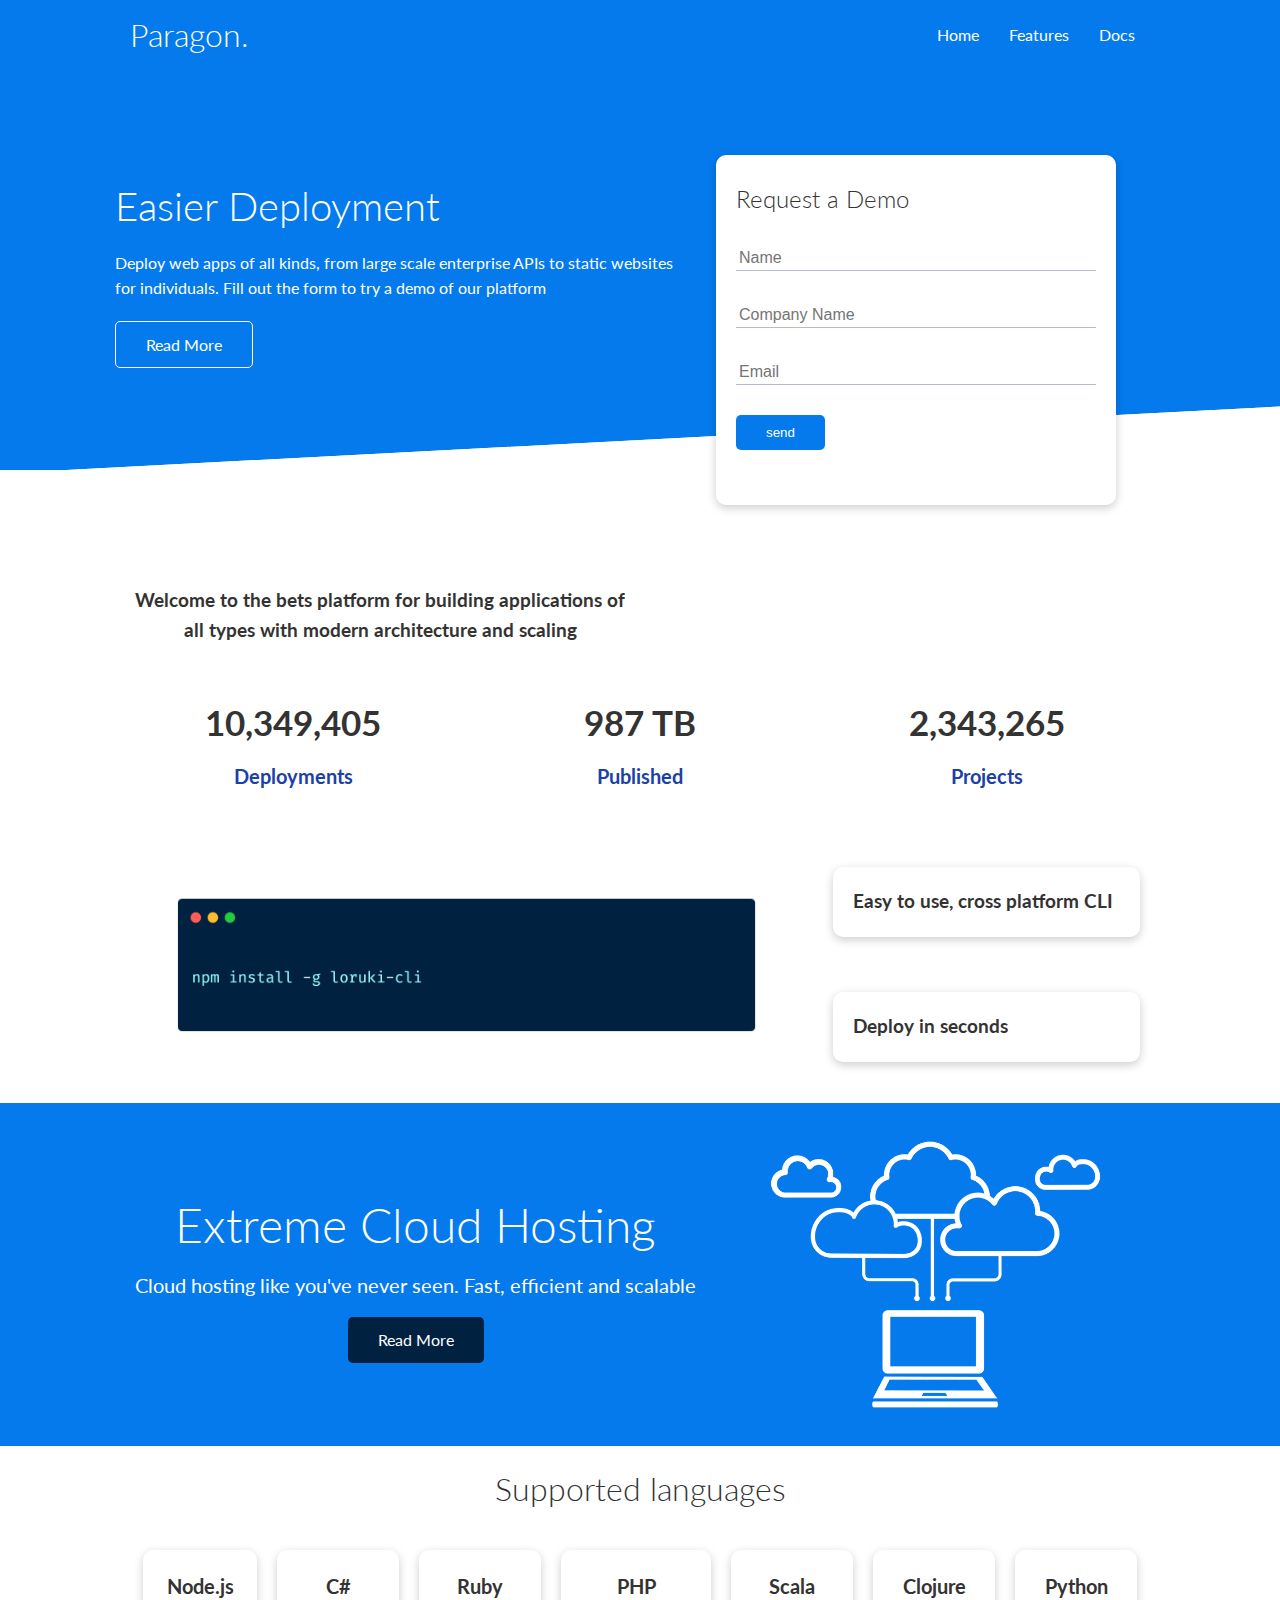
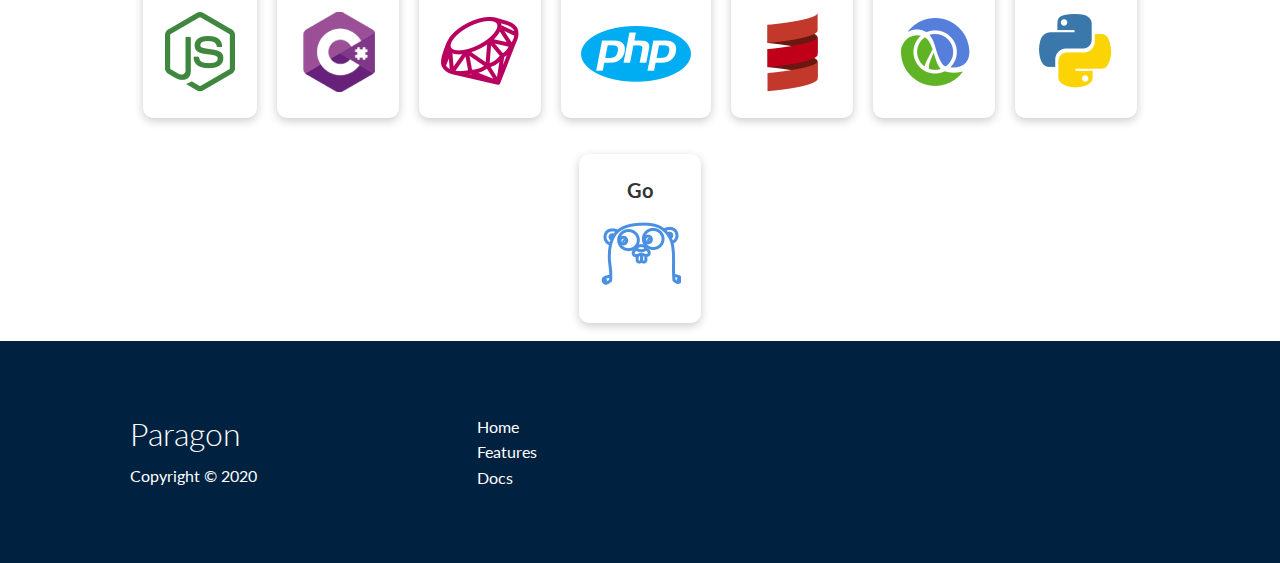
<file: index.html>
<!DOCTYPE html>
<html lang="en">
<head>
    <meta charset="UTF-8">
    <meta name="viewport" content="width=device-width, initial-scale=1.0">
    <link rel="stylesheet" href="./style.css">
    <link rel="stylesheet" href="https://cdnjs.cloudflare.com/ajax/libs/font-awesome/5.15.1/css/all.min.css" integrity="sha512-+4zCK9k+qNFUR5X+cKL9EIR+ZOhtIloNl9GIKS57V1MyNsYpYcUrUeQc9vNfzsWfV28IaLL3i96P9sdNyeRssA==" crossorigin="anonymous" />
    <title>Paragon | Cloud Hosting For Everyone</title>
</head>
<body>
    <!-- Navbar -->
    <div class="navbar">
        <div class="container flex">
            <h1 class="logo">Paragon.</h1>
            <nav>
                <ul>
                    <li><a href="index.html">Home</a></li>
                    <li><a href="features.html">Features</a></li>
                    <li><a href="docs.html">Docs</a></li>

                </ul>
            </nav>
        </div>
    </div>
    <!-- Show-case -->
    <section class="showcase">
        <div class="container grid">
            <div class="showcase-text">
                <h1>Easier Deployment</h1>
                <p>Deploy web apps of all kinds, from 
                large scale enterprise APIs to static
                websites for individuals. Fill out the 
                form to try a demo of our platform </p>
                <a href="features.html" class="btn btn-outline">Read More</a>
            </div>
            <div class="showcase-form card">
                <h2>Request a Demo</h2>
                <form>
                    <div class="form-control">
                        <input type="text" name="name" placeholder="Name" required>
                    </div>
                    <div class="form-control">
                        <input type="text" name="company" placeholder="Company Name" required>
                    </div>
                    <div class="form-control">
                        <input type="email" name="email" placeholder="Email" required>
                    </div>
                    <input type="submit" value="send" class="btn btn-primary">
                </form>
            </div>
        </div>
    </section>
    <section class="stats">
    <div class="container">
        <h3 class="stats-heading text-center my-1">
            Welcome to the bets platform for building applications of all
            types with modern architecture and scaling
        </h3>
        <div class="grid grid-3 text-center my-4">
            <div>
                <i class="fas fa-server fa-3x"></i>
                <h3>10,349,405</h3>
                <p class="text-secondary">Deployments</p>
            </div>
            <div>
                <i class="fas fa-upload fa-3x"></i>
                <h3>987 TB</h3>
                <p class="text-secondary">Published</p>
            </div>
            <div>
                <i class="fas fa-project-diagram fa-3x"></i>
                <h3>2,343,265</h3>
                <p class="text-secondary">Projects</p>
            </div>
        </div>
    </div>
    </section>
    <!-- Cli -->
    <section class="cli">
        <div class="container grid">
            <img src="./loruki-website-master/images/cli.png" alt="">
            <div class="card">
                <h3>Easy to use, cross platform CLI</h3>
            </div>
            <div class="card">
                <h3>Deploy in seconds</h3>
            </div>
        </div>
    </section>
    <!-- cloud -->
    <section class="cloud bg-primary my-2 py-2">
        <div class="container grid">
            <div class="text-center">
                <h2 class="lg">Extreme Cloud Hosting</h2>
                <p class="lead my-1">Cloud hosting like you've never seen.
                Fast, efficient and scalable</p>
                <a href="feature.html" class="btn btn-dark">Read More</a>
            </div>
            <img src="./loruki-website-master/images/cloud.png" alt="">
        </div>

    </section>
    <!-- languages -->
    <section class="languages">
        <h2 class="md text-center my-2">
            Supported languages
        </h2>
        <div class="container flex">
            <div class="card">
                <h4>Node.js</h4>
                <img src="./loruki-website-master/images/logos/node.png" alt="">
            </div>
            <div class="card">
                <h4>C#</h4>
                <img src="./loruki-website-master/images/logos/csharp.png" alt="">
            </div>
            <div class="card">
                <h4>Ruby</h4>
                <img src="./loruki-website-master/images/logos/ruby.png" alt="">
            </div>
            <div class="card">
                <h4>PHP</h4>
                <img src="./loruki-website-master/images/logos/php.png" alt="">
            </div>
            <div class="card">
                <h4>Scala</h4>
                <img src="./loruki-website-master/images/logos/scala.png" alt="">
            </div>
            <div class="card">
                <h4>Clojure</h4>
                <img src="./loruki-website-master/images/logos/clojure.png" alt="">
            </div>
            <div class="card">
                <h4>Python</h4>
                <img src="./loruki-website-master/images/logos/python.png" alt="">
            </div>
            <div class="card">
                <h4>Go</h4>
                <img src="./loruki-website-master/images/logos/go.png" alt="">
            </div>
        </div>
    </section>
    <!-- footer -->
    <footer class="footer bg-dark py-5">
        <div class="container grid grid-3">
            <div>
                <h1>Paragon
                </h1>
                <p>Copyright &copy; 2020</p>
            </div>
            <nav>
                <ul>
                    <li><a href="index.html">Home</a></li>
                    <li><a href="features.html">Features</a></li>
                    <li><a href="docs.html">Docs</a></li>
                </ul>
            </nav>
            <div class="social">
                <a href="#"><i class="fab fa-github fa-2x"></i></a>
                <a href="#"><i class="fab fa-facebook fa-2x"></i></a>
                <a href="#"><i class="fab fa-instagram fa-2x"></i></a>
                <a href="#"><i class="fab fa-twitter fa-2x"></i></a>
            </div>
        </div>
    </footer>
</body>
</html>
</file>
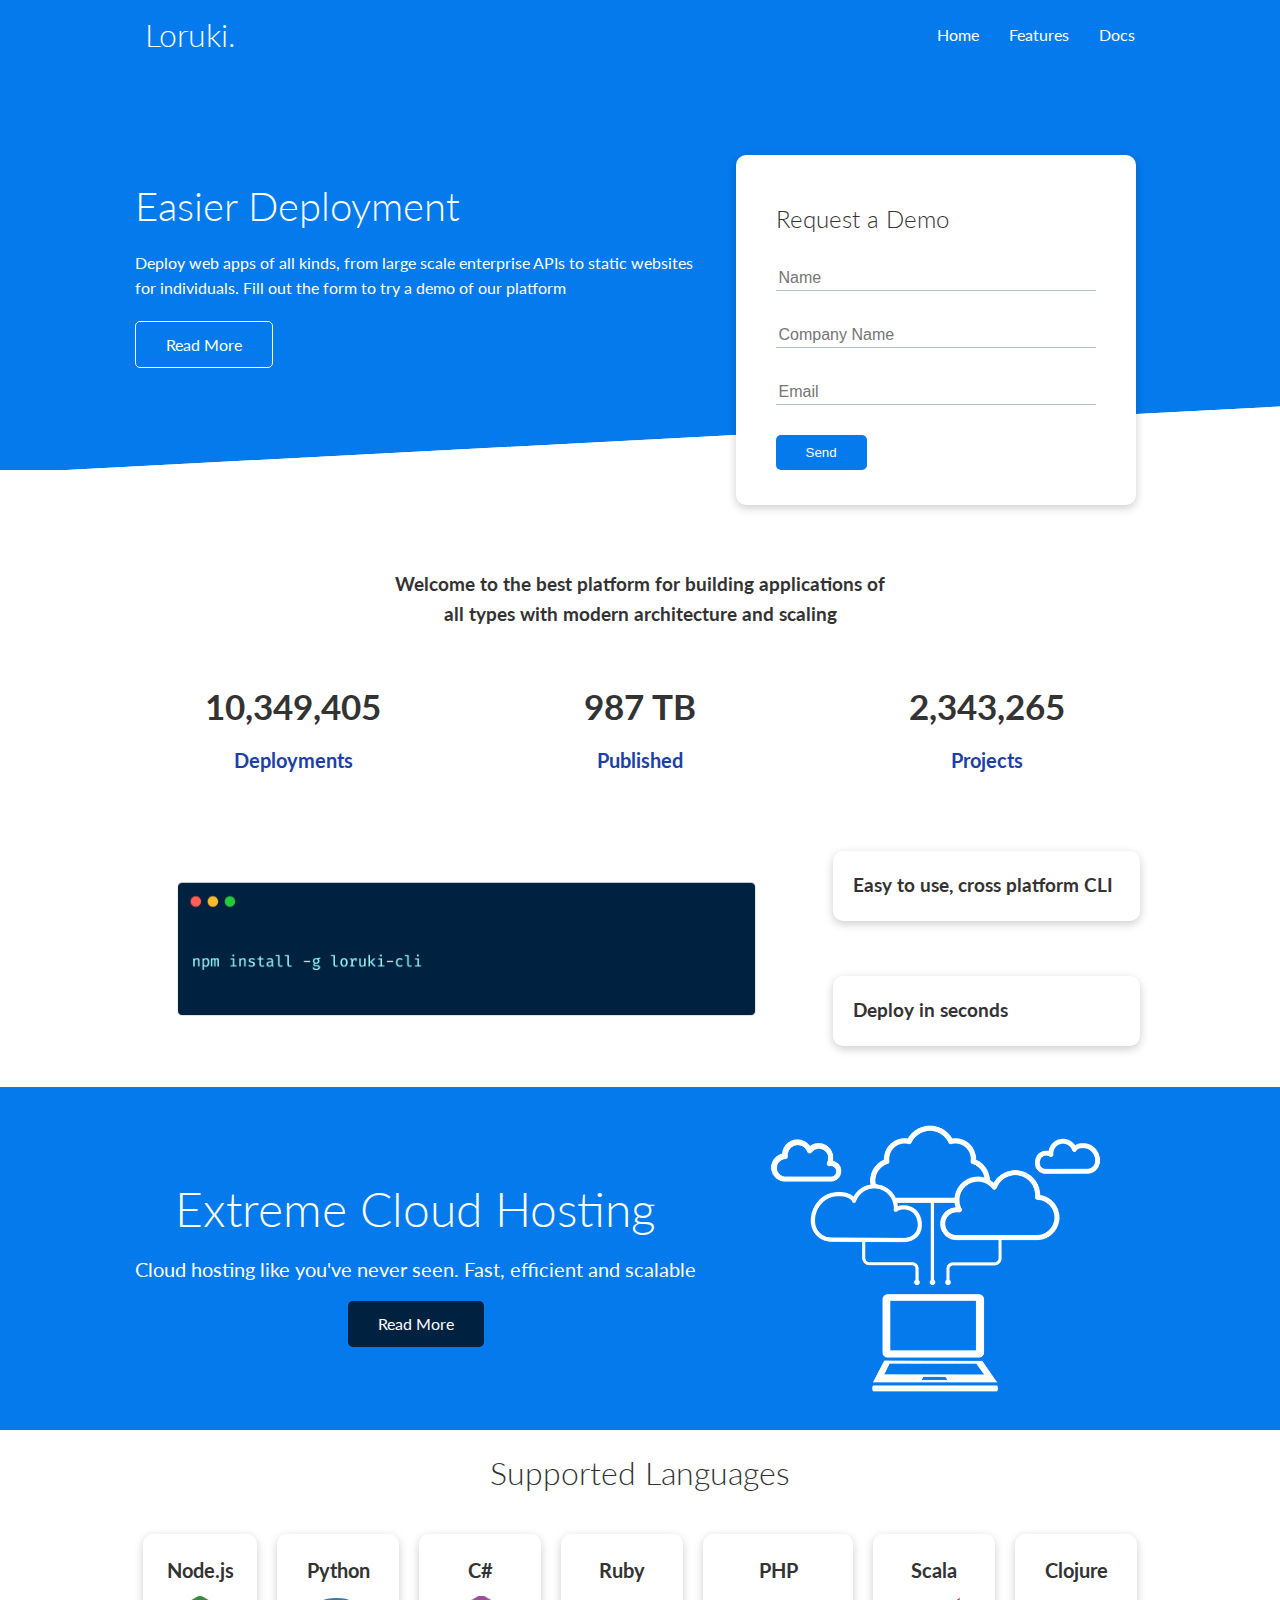
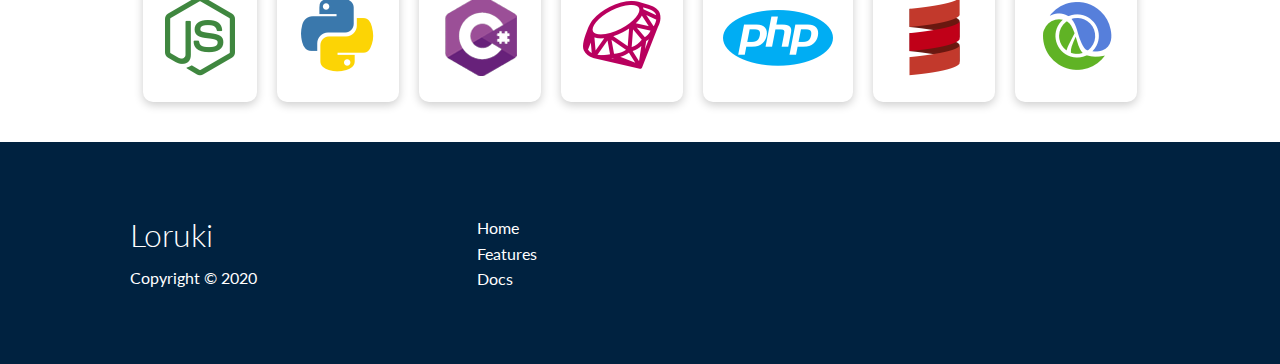
<file: loruki-website-master/index.html>
<!DOCTYPE html>
<html lang="en">
<head>
    <meta charset="UTF-8">
    <meta name="viewport" content="width=device-width, initial-scale=1.0">
    <link rel="stylesheet" href="https://cdnjs.cloudflare.com/ajax/libs/font-awesome/5.15.1/css/all.min.css" integrity="sha512-+4zCK9k+qNFUR5X+cKL9EIR+ZOhtIloNl9GIKS57V1MyNsYpYcUrUeQc9vNfzsWfV28IaLL3i96P9sdNyeRssA==" crossorigin="anonymous" />
    <link rel="stylesheet" href="css/utilities.css">
    <link rel="stylesheet" href="css/style.css">
    <title>Loruki | Cloud Hosting For Everyone</title>
</head>
<body>
    <!-- Navbar -->
    <div class="navbar">
        <div class="container flex">
             <h1 class="logo"><a href="index.html">Loruki.</a></h1>
            <nav>
                <ul>
                    <li><a href="index.html">Home</a></li>
                    <li><a href="features.html">Features</a></li>
                    <li><a href="docs.html">Docs</a></li>
                </ul>
            </nav>
        </div>
    </div>
    
    <!-- Showcase -->
    <section class="showcase">
        <div class="container grid">
            <div class="showcase-text">
                <h1>Easier Deployment</h1>
                <p>Deploy web apps of all kinds, from large scale enterprise APIs to static websites for individuals. Fill out the form to try a demo of our platform</p>
                <a href="features.html" class="btn btn-outline">Read More</a>
            </div>

            <div class="showcase-form card">
                <h2>Request a Demo</h2>
                 <!--  <form name="contact" netlify-honeypot="bot-field" method="POST" data-netlify="true">
                    <input type="hidden" name="form-name" value="contact">
                    <p class="hidden">
                        <label>Don’t fill this out if you're human: <input name="bot-field" /></label>
                      </p>
                    <div class="form-control">
                        <input type="text" name="name" placeholder="Name" required>
                    </div>
                    <div class="form-control">
                        <input type="text" name="company" placeholder="Company Name" required>
                    </div>
                    <div class="form-control">
                        <input type="email" name="email" placeholder="Email" required>
                    </div>
                    <input type="submit" value="Send" class="btn btn-primary">
                </form> -->
                 <form>
                    <div class="form-control">
                        <input type="text" name="name" placeholder="Name" required>
                    </div>
                    <div class="form-control">
                        <input type="text" name="company" placeholder="Company Name" required>
                    </div>
                    <div class="form-control">
                        <input type="email" name="email" placeholder="Email" required>
                    </div>
                    <input type="submit" value="Send" class="btn btn-primary">
                </form>
            </div>
        </div>
    </section>

    <!-- Stats -->
    <section class="stats">
        <div class="container">
            <h3 class="stats-heading text-center my-1">
                Welcome to the best platform for building applications of all types with modern architecture and scaling
            </h3>

            <div class="grid grid-3 text-center my-4">
                <div>
                    <i class="fas fa-server fa-3x"></i>
                    <h3>10,349,405</h3>
                    <p class="text-secondary">Deployments</p>
                </div>
                <div>
                    <i class="fas fa-upload fa-3x"></i>
                    <h3>987 TB</h3>
                    <p class="text-secondary">Published</p>
                </div>
                <div>
                    <i class="fas fa-project-diagram fa-3x"></i>
                    <h3>2,343,265</h3>
                    <p class="text-secondary">Projects</p>
                </div>
            </div>
        </div>
    </section>

    <!-- Cli -->
    <section class="cli">
        <div class="container grid">
            <img src="images/cli.png" alt="">
            <div class="card">
                <h3>Easy to use, cross platform CLI</h3>
            </div>
            <div class="card">
                <h3>Deploy in seconds</h3>
            </div>
        </div>
    </section>

    <!-- Cloud -->
    <section class="cloud bg-primary my-2 py-2">
        <div class="container grid">
            <div class="text-center">
                <h2 class="lg">Extreme Cloud Hosting</h2>
                <p class="lead my-1">Cloud hosting like you've never seen. Fast, efficient and scalable</p>
                <a href="features.html" class="btn btn-dark">Read More</a>
            </div>
            <img src="images/cloud.png" alt="">
        </div>
    </section>

    <!-- Languages -->
    <section class="languages">
        <h2 class="md text-center my-2">
            Supported Languages
        </h2>
        <div class="container flex">
            <div class="card">
                <h4>Node.js</h4>
                <img src="images/logos/node.png" alt="">
            </div>
            <div class="card">
                <h4>Python</h4>
                <img src="images/logos/python.png" alt="">
              </div>
              <div class="card">
                <h4>C#</h4>
                <img src="images/logos/csharp.png" alt="">
              </div>
              <div class="card">
                <h4>Ruby</h4>
                <img src="images/logos/ruby.png" alt="">
              </div>
              <div class="card">
                <h4>PHP</h4>
                <img src="images/logos/php.png" alt="">
              </div>
              <div class="card">
                <h4>Scala</h4>
                <img src="images/logos/scala.png" alt="">
              </div>
              <div class="card">
                <h4>Clojure</h4>
                <img src="images/logos/clojure.png" alt="">
              </div>
        </div>
    </section>

    <!-- Footer -->
    <footer class="footer bg-dark py-5">
        <div class="container grid grid-3">
            <div>
                <h1>Loruki
                </h1>
                <p>Copyright &copy; 2020</p>
            </div>
            <nav>
                <ul>
                    <li><a href="index.html">Home</a></li>
                    <li><a href="features.html">Features</a></li>
                    <li><a href="docs.html">Docs</a></li>
                </ul>
            </nav>
            <div class="social">
                <a href="#"><i class="fab fa-github fa-2x"></i></a>
                <a href="#"><i class="fab fa-facebook fa-2x"></i></a>
                <a href="#"><i class="fab fa-instagram fa-2x"></i></a>
                <a href="#"><i class="fab fa-twitter fa-2x"></i></a>
            </div>
        </div>
    </footer>
</body>
</html>
</file>
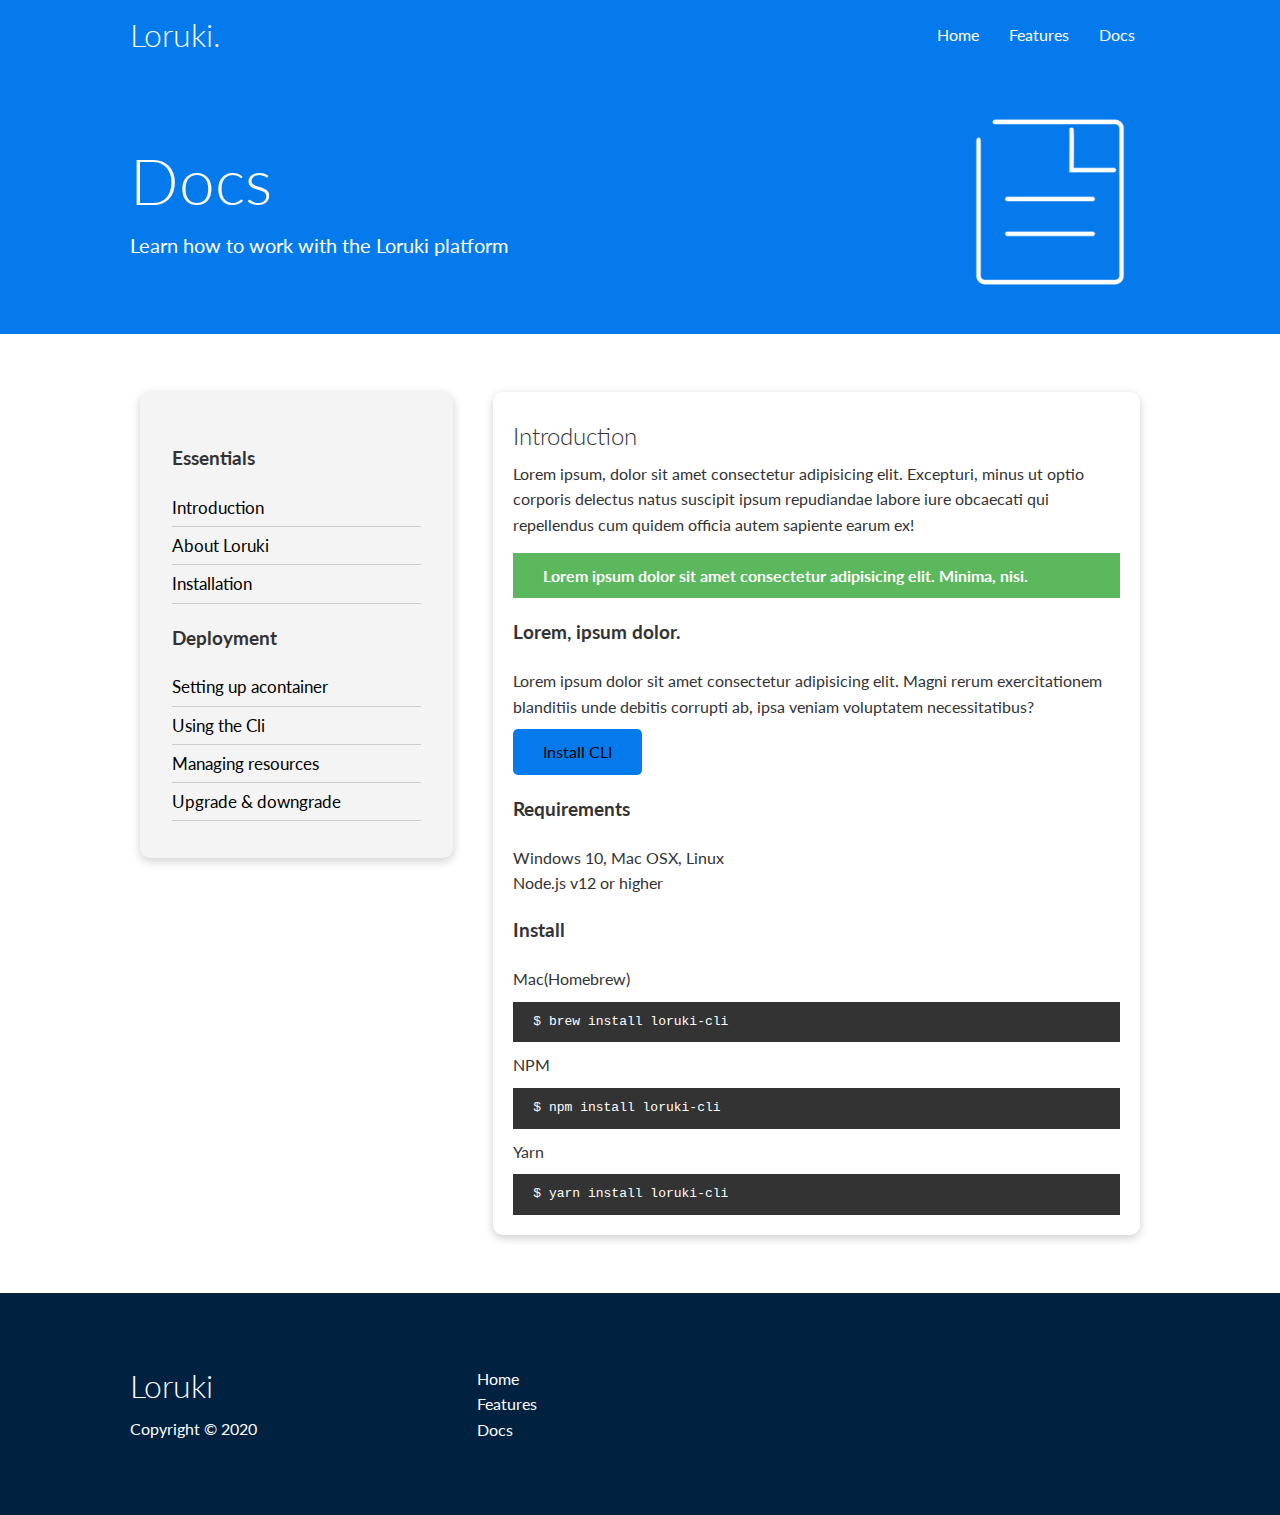
<file: docs.html>
<!DOCTYPE html>
<html lang="en">
<head>
    <meta charset="UTF-8">
    <meta name="viewport" content="width=device-width, initial-scale=1.0">
    <link rel="stylesheet" href="./style.css">
    <link rel="stylesheet" href="https://cdnjs.cloudflare.com/ajax/libs/font-awesome/5.15.1/css/all.min.css" integrity="sha512-+4zCK9k+qNFUR5X+cKL9EIR+ZOhtIloNl9GIKS57V1MyNsYpYcUrUeQc9vNfzsWfV28IaLL3i96P9sdNyeRssA==" crossorigin="anonymous" />
    <title>Loruki | Cloud Hosting For Everyone</title>
</head>
<body>
    <!-- Navbar -->
    <div class="navbar">
        <div class="container flex">
            <h1 class="logo">Loruki.</h1>
            <nav>
                <ul>
                    <li><a href="index.html">Home</a></li>
                    <li><a href="features.html">Features</a></li>
                    <li><a href="docs.html">Docs</a></li>

                </ul>
            </nav>
        </div>
    </div>

    <!-- head -->
<section class="docs-head bg-primary py-3">
    <div class="container grid">
        <div>
            <h1 class="xl">Docs</h1>
            <p class="lead">
            Learn how to work with the Loruki platform
        </p>
        </div>
        <img src="./loruki-website-master/images/docs.png" alt="">
    </div>
    
</section>

<!-- docs main -->
<section class="docs-main my-4">
    <div class="container grid">
        <div class="card bg-light p-3">
            <h3 class="my-2">Essentials</h3>
            <nav>
                <ul>
                    <li><a class="text-primary" href="#">Introduction</a></li>
                    <li><a href="#">About Loruki</a></li>
                    <li><a href="#">Installation</a></li>
                </ul>
            </nav>
            <h3 class="my-2">Deployment</h3>
            <nav>
                <ul>
                    <li><a href="#">Setting up acontainer</a></li>
                    <li><a href="#">Using the Cli</a></li>
                    <li><a href="#">Managing resources</a></li>
                    <li><a href="#">Upgrade & downgrade</a></li>
                </ul>
            </nav>
        </div>
        <div class="card">
            <h2>Introduction</h2>
            <p>Lorem ipsum, dolor sit amet consectetur
             adipisicing elit. Excepturi, minus ut optio
             corporis delectus natus suscipit ipsum repudiandae 
             labore iure obcaecati qui repellendus cum quidem officia 
             autem sapiente earum ex!</p>

             <div class="alert alert-success">
                <i class="fas fa-info"></i>Lorem ipsum
                 dolor sit amet consectetur adipisicing elit. 
                 Minima, nisi.
             </div>

             <h3>Lorem, ipsum dolor.</h3>
             <p>Lorem ipsum dolor sit amet consectetur
             adipisicing elit. Magni rerum exercitationem 
             blanditiis unde debitis corrupti ab, ipsa veniam
             voluptatem necessitatibus?</p>
             <a href="#" class="btn btn-primary">Install CLI</a>

             <h3>Requirements</h3>
             <ul>
                <li>Windows 10, Mac OSX, Linux</li>
                <li>Node.js v12 or higher</li>
             </ul>

             <h3>Install</h3>
             <p>Mac(Homebrew)</p>
             <pre><code>$ brew install loruki-cli</code></pre>
             <p>NPM</p>
             <pre><code>$ npm install loruki-cli</code></pre>
             <p>Yarn</p>
             <pre><code>$ yarn install loruki-cli</code></pre>
        </div>
    </div>
</section>
  

    <!-- footer -->
    <footer class="footer bg-dark py-5">
        <div class="container grid grid-3">
            <div>
                <h1>Loruki
                </h1>
                <p>Copyright &copy; 2020</p>
            </div>
            <nav>
                <ul>
                    <li><a href="index.html">Home</a></li>
                    <li><a href="features.html">Features</a></li>
                    <li><a href="docs.html">Docs</a></li>
                </ul>
            </nav>
            <div class="social">
                <a href="#"><i class="fab fa-github fa-2x"></i></a>
                <a href="#"><i class="fab fa-facebook fa-2x"></i></a>
                <a href="#"><i class="fab fa-instagram fa-2x"></i></a>
                <a href="#"><i class="fab fa-twitter fa-2x"></i></a>
            </div>
        </div>
    </footer>
</body>
</html>
</file>
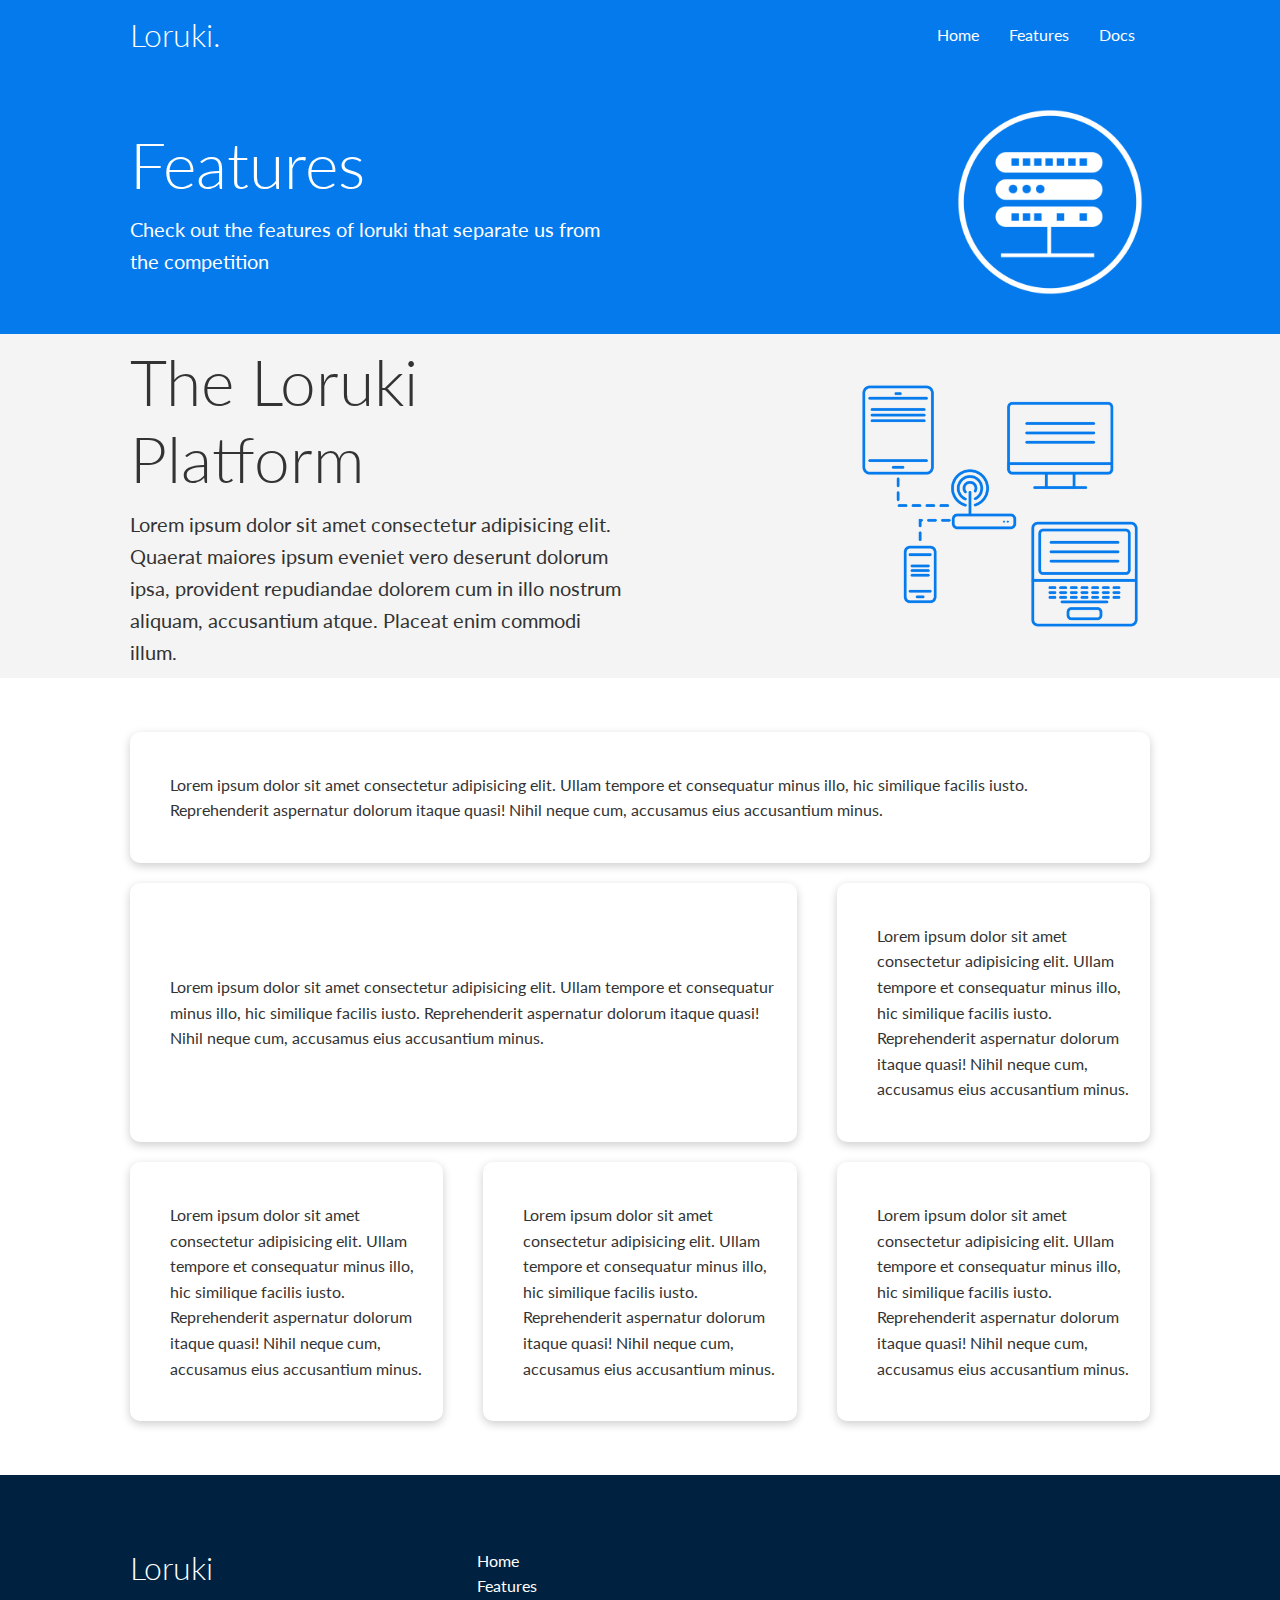
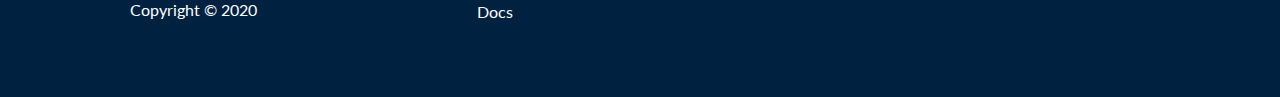
<file: features.html>
<!DOCTYPE html>
<html lang="en">
<head>
    <meta charset="UTF-8">
    <meta name="viewport" content="width=device-width, initial-scale=1.0">
    <link rel="stylesheet" href="./style.css">
    <link rel="stylesheet" href="https://cdnjs.cloudflare.com/ajax/libs/font-awesome/5.15.1/css/all.min.css" integrity="sha512-+4zCK9k+qNFUR5X+cKL9EIR+ZOhtIloNl9GIKS57V1MyNsYpYcUrUeQc9vNfzsWfV28IaLL3i96P9sdNyeRssA==" crossorigin="anonymous" />
    <title>Loruki | Cloud Hosting For Everyone</title>
</head>
<body>
    <!-- Navbar -->
    <div class="navbar">
        <div class="container flex">
            <h1 class="logo">Loruki.</h1>
            <nav>
                <ul>
                    <li><a href="index.html">Home</a></li>
                    <li><a href="features.html">Features</a></li>
                    <li><a href="docs.html">Docs</a></li>

                </ul>
            </nav>
        </div>
    </div>

    <!-- head -->
<section class="features-head bg-primary py-3">
    <div class="container grid">
        <div>
            <h1 class="xl">Features</h1>
            <p class="lead">
            Check out the features of loruki that
            separate us from the
            competition
        </p>
        </div>
        <img src="./loruki-website-master/images/server.png" alt="">
    </div>
    
</section>
  <!-- sub head -->
  <section class="features-sub-head bg-light py3">
    <div class="container grid">
        <div>
            <h1 class="xl">The Loruki Platform</h1>
            <p class="lead">
            Lorem ipsum dolor sit amet consectetur 
            adipisicing elit. Quaerat maiores
            ipsum eveniet vero deserunt dolorum ipsa,
            provident repudiandae dolorem cum in illo
            nostrum aliquam, accusantium atque. Placeat 
            enim commodi illum.
        </p>
        </div>
        <img src="./loruki-website-master/images/server2.png" alt="">
    </div>
  </section>
  <section class="features-main my-2">
    <div class="container grid grid-3">
        <div class="card flex">
            <i class="fas fa-server fa-3x"></i>
            <p>Lorem ipsum dolor sit amet consectetur
            adipisicing elit. Ullam tempore et consequatur
            minus illo, hic similique facilis iusto. Reprehenderit
            aspernatur dolorum itaque quasi! Nihil neque cum, 
            accusamus eius accusantium minus.
           </p>
        </div>
        <div class="card flex">
            <i class="fas fa-power-off fa-3x"></i>
            <p>Lorem ipsum dolor sit amet consectetur
            adipisicing elit. Ullam tempore et consequatur
            minus illo, hic similique facilis iusto. Reprehenderit
            aspernatur dolorum itaque quasi! Nihil neque cum, 
            accusamus eius accusantium minus.</p>
        </div>
        <div class="card flex">
            <i class="fas fa-database fa-3x"></i>
            <p>Lorem ipsum dolor sit amet consectetur
            adipisicing elit. Ullam tempore et consequatur
            minus illo, hic similique facilis iusto. Reprehenderit
            aspernatur dolorum itaque quasi! Nihil neque cum, 
            accusamus eius accusantium minus.</p>
        </div>
        <div class="card flex">
            <i class="fas fa-laptop-code fa-3x"></i>
            <p>Lorem ipsum dolor sit amet consectetur
            adipisicing elit. Ullam tempore et consequatur
            minus illo, hic similique facilis iusto. Reprehenderit
            aspernatur dolorum itaque quasi! Nihil neque cum, 
            accusamus eius accusantium minus.</p>
        </div>
        <div class="card flex">
            <i class="fas fa-network-wired fa-3x"></i>
            <p>Lorem ipsum dolor sit amet consectetur
            adipisicing elit. Ullam tempore et consequatur
            minus illo, hic similique facilis iusto. Reprehenderit
            aspernatur dolorum itaque quasi! Nihil neque cum, 
            accusamus eius accusantium minus.</p>
        </div>
        <div class="card flex">
            <i class="fas fa-upload fa-3x"></i>
            <p>Lorem ipsum dolor sit amet consectetur
            adipisicing elit. Ullam tempore et consequatur
            minus illo, hic similique facilis iusto. Reprehenderit
            aspernatur dolorum itaque quasi! Nihil neque cum, 
            accusamus eius accusantium minus.</p>
        </div>
    </div>
  </section>

    <!-- footer -->
    <footer class="footer bg-dark py-5">
        <div class="container grid grid-3">
            <div>
                <h1>Loruki
                </h1>
                <p>Copyright &copy; 2020</p>
            </div>
            <nav>
                <ul>
                    <li><a href="index.html">Home</a></li>
                    <li><a href="features.html">Features</a></li>
                    <li><a href="docs.html">Docs</a></li>
                </ul>
            </nav>
            <div class="social">
                <a href="#"><i class="fab fa-github fa-2x"></i></a>
                <a href="#"><i class="fab fa-facebook fa-2x"></i></a>
                <a href="#"><i class="fab fa-instagram fa-2x"></i></a>
                <a href="#"><i class="fab fa-twitter fa-2x"></i></a>
            </div>
        </div>
    </footer>
</body>
</html>
</file>
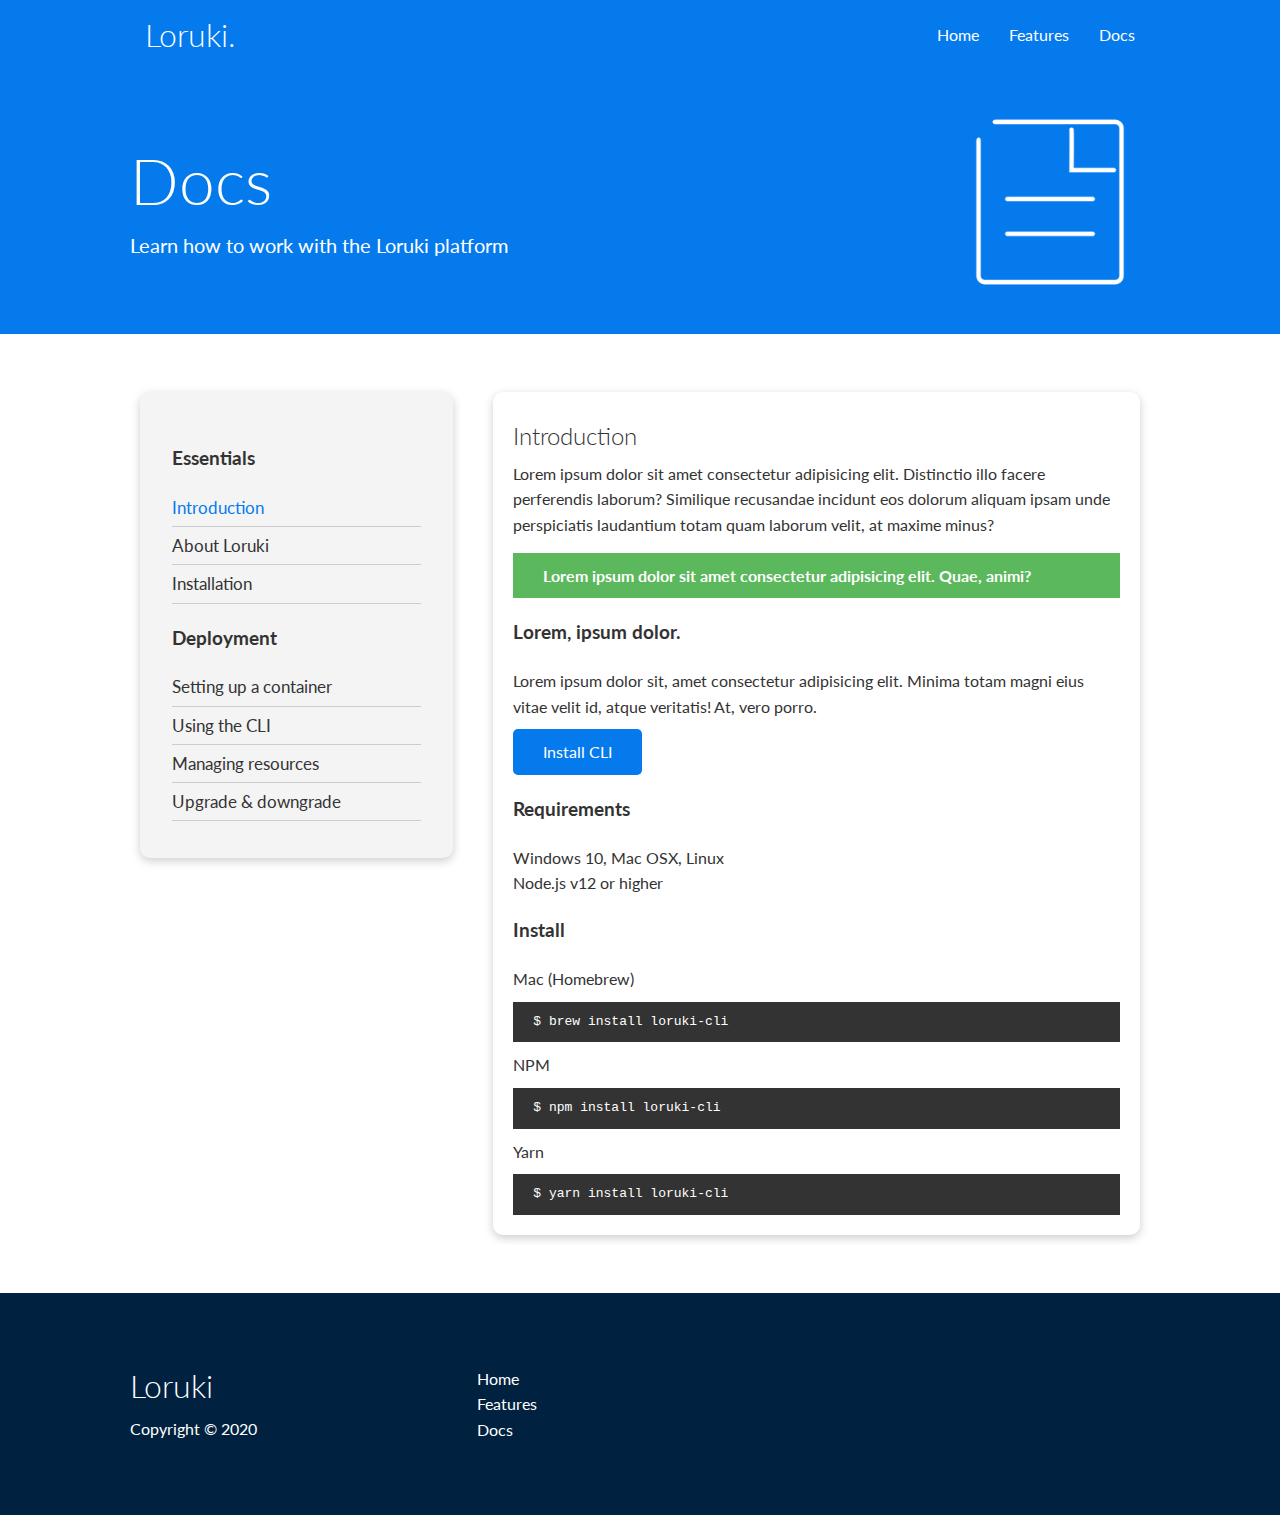
<file: loruki-website-master/docs.html>
<!DOCTYPE html>
<html lang="en">
<head>
    <meta charset="UTF-8">
    <meta name="viewport" content="width=device-width, initial-scale=1.0">
    <link rel="stylesheet" href="https://cdnjs.cloudflare.com/ajax/libs/font-awesome/5.15.1/css/all.min.css" integrity="sha512-+4zCK9k+qNFUR5X+cKL9EIR+ZOhtIloNl9GIKS57V1MyNsYpYcUrUeQc9vNfzsWfV28IaLL3i96P9sdNyeRssA==" crossorigin="anonymous" />
    <link rel="stylesheet" href="css/utilities.css">
    <link rel="stylesheet" href="css/style.css">
    <title>Loruki | Cloud Hosting For Everyone</title>
</head>
<body>
    <!-- Navbar -->
    <div class="navbar">
        <div class="container flex">
             <h1 class="logo"><a href="index.html">Loruki.</a></h1>
            <nav>
                <ul>
                    <li><a href="index.html">Home</a></li>
                    <li><a href="features.html">Features</a></li>
                    <li><a href="docs.html">Docs</a></li>
                </ul>
            </nav>
        </div>
    </div>

    <!-- Head -->
    <section class="docs-head bg-primary py-3">
        <div class="container grid">
            <div>
                <h1 class="xl">Docs</h1>
                <p class="lead">
                    Learn how to work with the Loruki platform
                </p>
            </div>
            <img src="images/docs.png" alt="">
        </div>
    </section>

    <!-- Docs main -->
    <section class="docs-main my-4">
        <div class="container grid">
            <div class="card bg-light p-3">
                <h3 class="my-2">Essentials</h3>
                <nav>
                    <ul>
                        <li><a class="text-primary" href="#">Introduction</a></li>
                        <li><a href="#">About Loruki</a></li>
                        <li><a href="#">Installation</a></li>
                    </ul>
                </nav>

                <h3 class="my-2">Deployment</h3>
                <nav>
                    <ul>
                        <li><a href="#">Setting up a container</a></li>
							<li><a href="#">Using the CLI</a></li>
							<li><a href="#">Managing resources</a></li>
							<li><a href="#">Upgrade & downgrade</a></li>
                    </ul>
                </nav>
            </div>
            <div class="card">
                <h2>Introduction</h2>
                <p>Lorem ipsum dolor sit amet consectetur adipisicing elit. Distinctio illo facere perferendis laborum? Similique recusandae incidunt eos dolorum aliquam ipsam unde perspiciatis laudantium totam quam laborum velit, at maxime minus?</p>

                <div class="alert alert-success">
                    <i class="fas fa-info"></i> Lorem ipsum dolor sit amet consectetur adipisicing elit. Quae, animi?
                </div>

                <h3>Lorem, ipsum dolor.</h3>
                <p>Lorem ipsum dolor sit, amet consectetur adipisicing elit. Minima totam magni eius vitae velit id, atque veritatis! At, vero porro.</p>
                <a href="#" class="btn btn-primary">Install CLI</a>

                <h3>Requirements</h3>
                <ul>
                    <li>Windows 10, Mac OSX, Linux</li>
                    <li>Node.js v12 or higher</li>
                </ul>

                <h3>Install</h3>
                <p>Mac (Homebrew)</p>
                <pre><code>$ brew install loruki-cli</code></pre>
                <p>NPM</p>
                <pre><code>$ npm install loruki-cli</code></pre>
                <p>Yarn</p>
                <pre><code>$ yarn install loruki-cli</code></pre>

            </div>
        </div>
    </section>
    
    <!-- Footer -->
    <footer class="footer bg-dark py-5">
        <div class="container grid grid-3">
            <div>
                <h1>Loruki
                </h1>
                <p>Copyright &copy; 2020</p>
            </div>
            <nav>
                <ul>
                    <li><a href="index.html">Home</a></li>
                    <li><a href="features.html">Features</a></li>
                    <li><a href="docs.html">Docs</a></li>
                </ul>
            </nav>
            <div class="social">
                <a href="#"><i class="fab fa-github fa-2x"></i></a>
                <a href="#"><i class="fab fa-facebook fa-2x"></i></a>
                <a href="#"><i class="fab fa-instagram fa-2x"></i></a>
                <a href="#"><i class="fab fa-twitter fa-2x"></i></a>
            </div>
        </div>
    </footer>
</body>
</html>
</file>
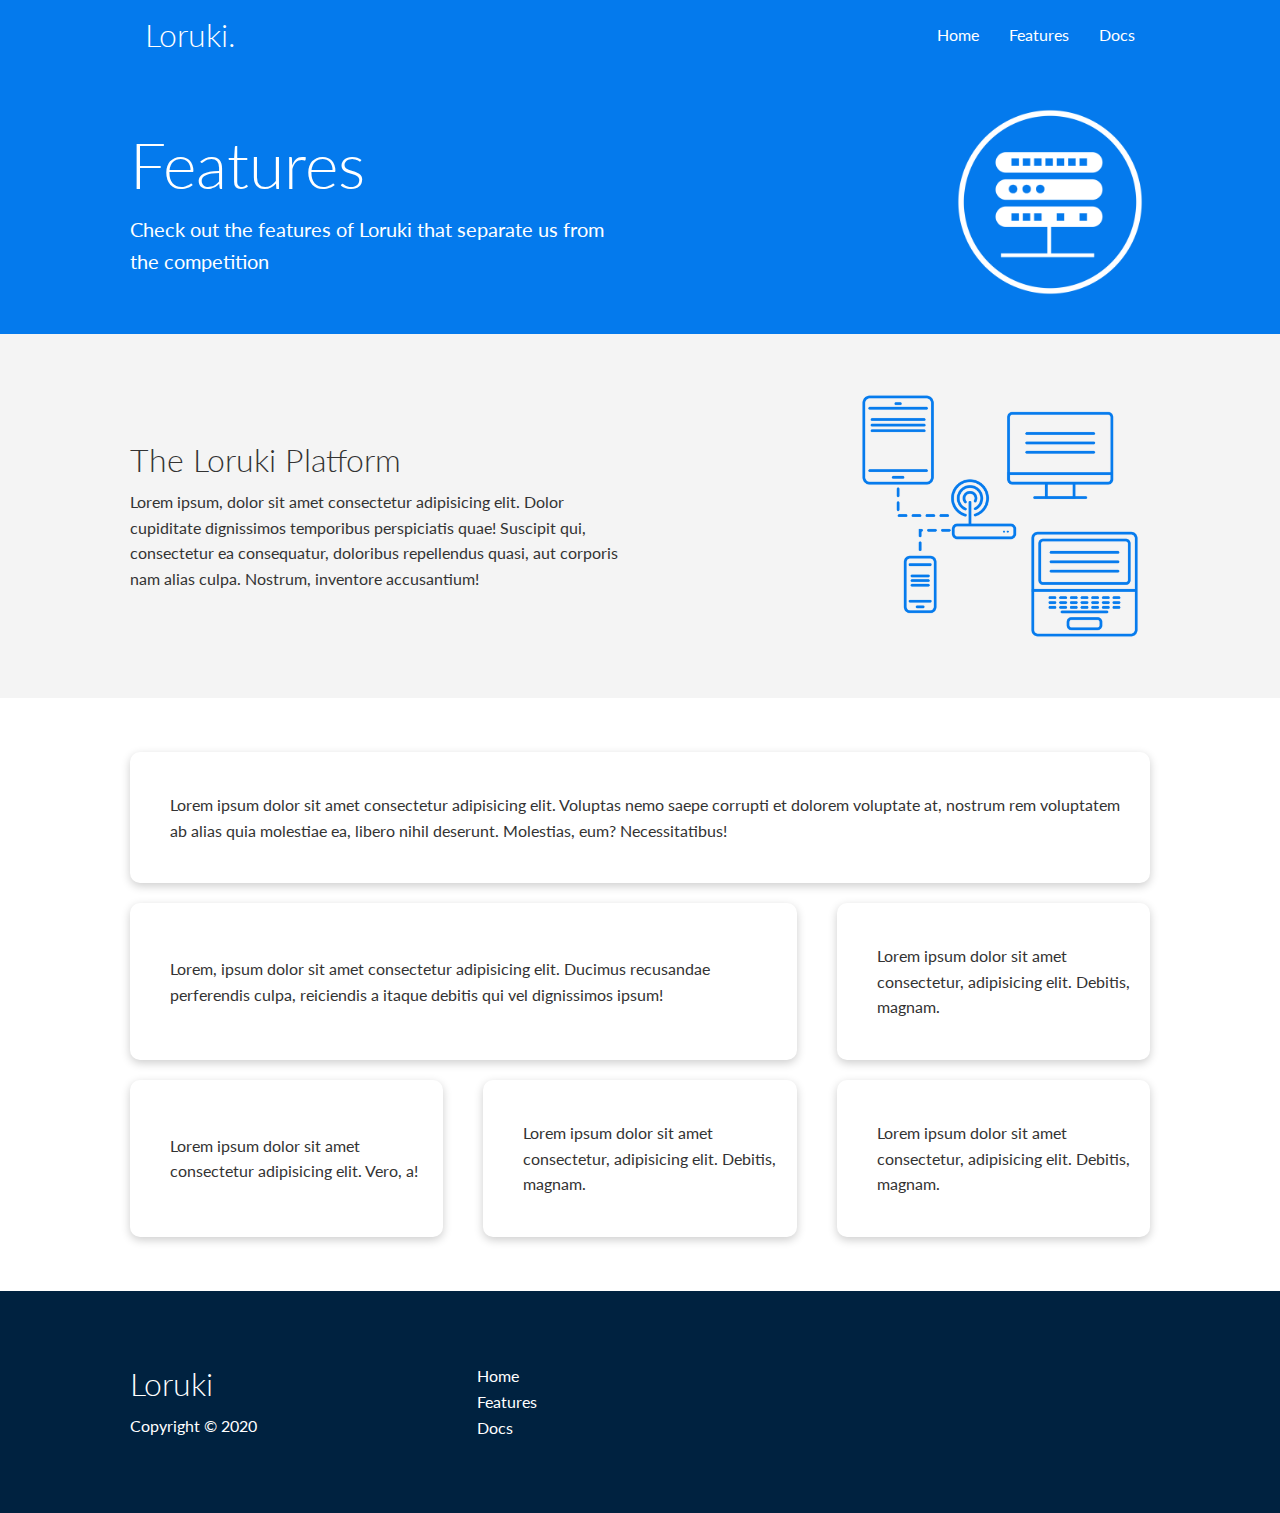
<file: loruki-website-master/features.html>
<!DOCTYPE html>
<html lang="en">
<head>
    <meta charset="UTF-8">
    <meta name="viewport" content="width=device-width, initial-scale=1.0">
    <link rel="stylesheet" href="https://cdnjs.cloudflare.com/ajax/libs/font-awesome/5.15.1/css/all.min.css" integrity="sha512-+4zCK9k+qNFUR5X+cKL9EIR+ZOhtIloNl9GIKS57V1MyNsYpYcUrUeQc9vNfzsWfV28IaLL3i96P9sdNyeRssA==" crossorigin="anonymous" />
    <link rel="stylesheet" href="css/utilities.css">
    <link rel="stylesheet" href="css/style.css">
    <title>Loruki | Cloud Hosting For Everyone</title>
</head>
<body>
    <!-- Navbar -->
    <div class="navbar">
        <div class="container flex">
             <h1 class="logo"><a href="index.html">Loruki.</a></h1>
            <nav>
                <ul>
                    <li><a href="index.html">Home</a></li>
                    <li><a href="features.html">Features</a></li>
                    <li><a href="docs.html">Docs</a></li>
                </ul>
            </nav>
        </div>
    </div>

    <!-- Head -->
    <section class="features-head bg-primary py-3">
        <div class="container grid">
            <div>
                <h1 class="xl">Features</h1>
                <p class="lead">
                    Check out the features of Loruki that separate us from the
						competition
                </p>
            </div>
            <img src="images/server.png" alt="">
        </div>
    </section>

    <!-- Sub head -->
    <section class="features-sub-head bg-light py-3">
        <div class="container grid">
            <div>
                <h1 class="md">The Loruki Platform</h1>
                <p>
                    Lorem ipsum, dolor sit amet consectetur adipisicing elit. Dolor cupiditate dignissimos temporibus perspiciatis quae! Suscipit qui, consectetur ea consequatur, doloribus repellendus quasi, aut corporis nam alias culpa. Nostrum, inventore accusantium!
                </p>
            </div>
            <img src="images/server2.png" alt="">
        </div>
    </section>

    <section class="features-main my-2">
        <div class="container grid grid-3">
            <div class="card flex">
                <i class="fas fa-server fa-3x"></i>
                <p>Lorem ipsum dolor sit amet consectetur adipisicing elit. Voluptas nemo saepe corrupti et dolorem voluptate at, nostrum rem voluptatem ab alias quia molestiae ea, libero nihil deserunt. Molestias, eum? Necessitatibus!</p>
            </div>
            <div class="card flex">
                <i class="fas fa-network-wired fa-3x"></i>
                <p>
                    Lorem, ipsum dolor sit amet consectetur adipisicing elit. Ducimus
                    recusandae perferendis culpa, reiciendis a itaque debitis qui vel
                    dignissimos ipsum!
                </p>
            </div>
            <div class="card flex">
                <i class="fas fa-laptop-code fa-3x"></i>
                <p>
                    Lorem ipsum dolor sit amet consectetur, adipisicing elit. Debitis,
                    magnam.
                </p>
            </div>
            <div class="card flex">
                <i class="fas fa-database fa-3x"></i>
                <p>
                    Lorem ipsum dolor sit amet consectetur adipisicing elit. Vero, a!
                </p>
            </div>
            <div class="card flex">
                <i class="fas fa-power-off fa-3x"></i>
                <p>
                    Lorem ipsum dolor sit amet consectetur, adipisicing elit. Debitis,
                    magnam.
                </p>
            </div>
            <div class="card flex">
                <i class="fas fa-upload fa-3x"></i>
                <p>
                    Lorem ipsum dolor sit amet consectetur, adipisicing elit. Debitis,
                    magnam.
                </p>
            </div>
        </div>
    </section>

    <!-- Footer -->
    <footer class="footer bg-dark py-5">
        <div class="container grid grid-3">
            <div>
                <h1>Loruki
                </h1>
                <p>Copyright &copy; 2020</p>
            </div>
            <nav>
                <ul>
                    <li><a href="index.html">Home</a></li>
                    <li><a href="features.html">Features</a></li>
                    <li><a href="docs.html">Docs</a></li>
                </ul>
            </nav>
            <div class="social">
                <a href="#"><i class="fab fa-github fa-2x"></i></a>
                <a href="#"><i class="fab fa-facebook fa-2x"></i></a>
                <a href="#"><i class="fab fa-instagram fa-2x"></i></a>
                <a href="#"><i class="fab fa-twitter fa-2x"></i></a>
            </div>
        </div>
    </footer>
</body>
</html>
</file>
<file: style.css>
@import url('https://fonts.googleapis.com/css2?family=Lato:ital,wght@0,100;0,300;0,400;0,700;0,900;1,100;1,300;1,400;1,700;1,900&display=swap');

:root {
    --primary-color:#047aed;
    --secondary-color: #1c3fa8;
    --dark-color:#002240;
    --light-color:#f4f4f4;
    --success-color:#5cb85c;
    --error-color:#d9534f;
}
* {
    box-sizing: border-box;
    margin: 0;
    padding: 0;
}
body {
    font-family: 'lato', sans-serif;
    color: #333;
    line-height: 1.6;
}
ul {
    list-style: none;
}
a {
    text-decoration: none;
    color: #333;
}
h1,
h2{
    font-weight: 300;
    line-height: 1.2;
    margin: 10px 0;
}

p{
    margin: 10px 0;
}
img {
    width: 100%;
}
/* navbar */
.navbar {
    background-color: var(--primary-color);
    color: #fff;
    height: 70px;
}
.navbar .flex {
    justify-content: space-between;
}

 /* showcase */
 .showcase {
    background-color: var(--primary-color);
    height: 400px;
    color: #fff;
    position: relative;
 }
 .showcase h1 {
    font-size: 40px;
 }
 .showcase p {
    margin: 20px 0;
 }
 .showcase .grid{
    grid-template-columns: 55% 45%;
    gap: 30px;
    overflow: visible;
 }

 .showcase-text{
    animation: slideInFromLeft 1s ease-in;
 }
 .showcase-form {
    position: relative;
    top: 60px;
    height: 350px;
    width: 400px;
    padding: 40px;
    z-index: 100;
    animation: slideInFromRight 1s ease-in;
 }
 .showcase-form .form-control {
    margin: 30px 0;
 }
 .showcase-form input[type='text'],
 .showcase-form input[type='email'] {
    border: 0;
    border-bottom: 1px solid #b4becb;
    width: 100%;
    padding: 3px;
    font-size: 16px;
 }
 .showcase-form input:focus {
    outline: none;
 }
 .showcase::before,
 .showcase::after {
    content: '';
    position: absolute;
    height: 100px;
    bottom: -70px;
    right: 0;
    left: 0;
    background-color: #fff;
    transform: skewY(-3deg);
    -webkit-transform: skewY(-3deg);
    -moz-transform: skewY(-3deg);
    -ms-transform: skewY(-3deg);
 }
 /* stats */
 .stats {
    padding-top: 100px;
    animation: slideInFromBottom 1s ease-in;
 }
 .stats-heading{
    max-width: 500px;
    margin: auto;
 }
 .stats .grid h3{
    font-size:35px;
 }
 .stats .grid p{
    font-size: 20px;
    font-weight: bold;
 }

/* utilities */
.container {
    max-width: 1100px;
    margin: 0 auto;
    overflow: auto;
    padding: 0 40px;
}
.card {
    background-color: #fff;
    color: #333;
    border-radius: 10px;
    box-shadow: 0 3px 10px rgba(0, 0, 0, 0.2);
    padding: 20px;
    margin: 10px;
}
.btn {
    display: inline-block;
    padding: 10px 30px;
    cursor: pointer;
    background-color: var(--primary-color);
    color: #fff;
    border: none;
    border-radius: 5px;
}
.btn-outline {
    background-color: transparent;
    border: 1px #fff solid;
}
.btn:hover{
    transform: scale(.98);
}
/* backgrounds & colored buttons */
.bg-primary, 
.btn-primary {
    background-color: var(--primary-color);
    color: #fff;
}
.bg-secondary, 
.btn-secondary {
    background-color: var(--secondary-color);
    color: #fff;
}
.bg-dark, 
.btn-dark {
    background-color: var(--dark-color);
    color: #fff;
}
.bg-light, 
.btn-light {
    background-color: var(--light-color);
    color: #333;
}

.bg-primary a, 
.btn-primary a,
.bg-secondary a, 
.btn-secondary a,
.bg-dark a, 
.btn-dark a,
.bg-light a, 
.btn-light a{
    color:#fff;
}

/* text colors */
.bg-primary a, 
.btn-primary a,
.bg-secondary a, 
.btn-secondary a,
.bg-dark a, 
.btn-dark a,
.bg-light a, 
.btn-light a{
    color:#fff;
}

.text-primary {
    color: var(--primary-color);
    /* color: #fff; */
}
.text-secondary{
    color: var(--secondary-color);
    /* color: #fff; */
}
.text-dark{
    color: var(--dark-color);
    /* color: #fff; */
}
.text-light {
    color: var(--light-color);
    /* color: #333; */
}



/* languages */
.languages .card{
    text-align: center;
    margin: 18px 10px;
    transition: transform 0.2s ease-in;
}
.languages .flex {
    flex-wrap: wrap;
}
.languages .card h4 {
    font-size: 20px;
    margin-bottom: 10px;
}
.languages .card:hover{
    transform: translateY(-15px);
}
/* features */
.features-head img,
.docs-head img{
    width: 200px;
    justify-self: flex-end;
}
.features-sub-head img{
    width: 300px;
    justify-self: flex-end;
}

.features-main .card > i{
margin-right: 20px;
}

.features-main .grid {
    padding: 30px;
}
.features-main .grid > *:first-child{
    grid-column: 1 / span 3;
}

.features-main .grid > *:nth-child(2){
    grid-column: 1 / span 2;
}

/* docs */
.docs-main h3{
    margin: 20px 0;
}
.docs-main .grid{
    grid-template-columns:1fr 2fr ;
    align-items: flex-start;
}
.docs-main a{
    color: black;
}
.docs-main nav li{
    font-size: 17px;
    padding-bottom: 5px;
    margin-bottom: 5px;
    border-bottom: 1px #ccc solid;
}

.docs-main a:hover{
    font-weight: bold;

}


/* footer */
.footer .social a{
    margin: 0 10px;
}

/* animations */

@keyframes slideInFromLeft{
    0%{
        transform: translateX(-100%);
    }

    100%{
        transform: translateX(0);
    }
}

@keyframes slideInFromRight{
    0%{
        transform: translateX(100%);
    }

    100%{
        transform: translateX(0);
    }
}

@keyframes slideInFromTop{
    0%{
        transform: translateY(-100%);
    }

    100%{
        transform: translateX(0);
    }
}

@keyframes slideInFromBottom{
    0%{
        transform: translateY(100%);
    }

    100%{
        transform: translateX(0);
    }
}

/* alert */
.alert {
    background-color: var(--light-color);
    padding:10px 20px ;
    font-weight: bold;
    margin: 15px 0;
}
.alert i {
    margin-right: 10px;
}
.alert-success {
    background-color: var(--success-color);
    color: #fff;
}

.alert-error {
    background-color: var(--error-color);
    color: #fff;
}

code,
pre{
    background-color: #333;
    color: #fff;
    padding: 10px;
}

 /* text sizes */
.lead {
    font-size: 20px;
}
.sm {
    font-size: 1rem;
}
.md {
    font-size: 2rem;
}
.lg {
    font-size: 3rem;
}
.xl {
    font-size: 4rem;
}

.text-center {
    text-align: center;
}
.flex {
    display: flex;
    justify-content: center;
    align-items: center;
    height: 100%;
}
.navbar ul {
    display: flex;
}
.navbar a {
    color: #fff;
    padding: 10px;
    margin: 0 5px;
}
.navbar a:hover {
    border-bottom: 2px solid #fff;
}
.grid {
    display: grid;
    grid-template-columns: repeat(2,1fr);
    gap: 20px;
    justify-content: center;
    align-items: center;
    height: 100%;
}
.grid-3 {
    grid-template-columns: repeat(3,1fr);
}

/* cli */
.cli .grid {
    grid-template-columns: repeat(3,1fr);
    grid-template-rows: repeat(2,1fr);
}
.cli .grid > *:first-child {
    grid-column: 1 / span 2;
    grid-row: 1 / span 2;
}
  /* cloud */
  .cloud .grid {
    grid-template-columns: 4fr 3fr;
  }




/* margin */
.my-1 {
    margin: 1rem 0;
}
.my-2 {
    margin: 1.5rem 0;
}
.my-3 {
    margin: 2rem 0;
}
.my-4 {
    margin: 3rem 0;
}
.my-5 {
    margin: 4rem 0;
}
.m-1 {
    margin: 1rem;
}
.m-2 {
    margin: 1.5rem;
}
.m-3 {
    margin: 2rem;
}
.m-4 {
    margin: 3rem;
}
.m-5 {
    margin: 4rem;
}

/* padding */
.py-1 {
    padding: 1rem;
}
.py-2 {
    padding: 1.5rem;
}
.py-3 {
    padding: 2rem;
}
.py-4 {
    padding: 3rem;
}
.py-5 {
    padding: 4rem;
}

.p-1 {
    padding: 1rem;
}
.p-2 {
    padding: 1.5rem;
}
.p-3 {
    padding: 2rem;
}
.p-4 {
    padding: 3rem;
}
.p-5 {
    padding: 4rem;
}

/* mobile */
@media(max-width:500px){
    .navbar{
        height: 100px;
    }
    .navbar .flex{
        flex-direction: column;
    }
    .navbar ul {
        padding: 10px;
        background-color: rgba(0, 0, 0, 0.1);
    }
}

/* Tablets and under */
@media(max-width:768px){
.grid,
.showcase .grid,
.stats .grid,
.cloud .grid,
.cli .grid,
.features-main .grid,
.docs-main .grid{
    grid-template-columns: 1fr;
    grid-template-rows: 1fr;
}
.showcase{
    height: auto;
}
.showcase-text {
    text-align: center;
    margin-top: 40px;
    animation: slideInFromTop 1s ease-in;
}
.showcase-form{
    justify-self: center;
    margin: auto;
    animation: slideInFromBottom 1s ease-in;
}
.cli .grid > *:first-child {
    grid-column: 1;
    grid-row: 1;
}
.features-head,
.features-sub-head,
.docs-head {
    text-align: center;
}
.features-head img,
.features-sub-head img,
.docs-head img {
    justify-self: center;
}
.features-main .grid>*:first-child,
.features-main .grid>*:nth-child(2) {
    grid-column: 1;
}
}
</file>
<file: loruki-website-master/css/utilities.css>
.container {
  max-width: 1100px;
  margin: 0 auto;
  overflow: auto;
  padding: 0 40px;
}

.card {
  background-color: #fff;
  color: #333;
  border-radius: 10px;
  box-shadow: 0 3px 10px rgba(0, 0, 0, 0.2);
  padding: 20px;
  margin: 10px;
}

.btn {
  display: inline-block;
  padding: 10px 30px;
  cursor: pointer;
  background: var(--primary-color);
  color: #fff;
  border: none;
  border-radius: 5px;
}

.btn-outline {
  background-color: transparent;
  border: 1px #fff solid;
}

.btn:hover {
  transform: scale(0.98);
}

/* Backgrounds & colored buttons */
.bg-primary,
.btn-primary {
  background-color: var(--primary-color);
  color: #fff;
}

.bg-secondary,
.btn-secondary {
  background-color: var(--secondary-color);
  color: #fff;
}

.bg-dark,
.btn-dark {
  background-color: var(--dark-color);
  color: #fff;
}

.bg-light,
.btn-light {
  background-color: var(--light-color);
  color: #333;
}

.bg-primary a,
.btn-primary a,
.bg-secondary a,
.btn-secondary a,
.bg-dark a,
.btn-dark a {
  color: #fff;
}

/* Text colors */
.text-primary {
  color: var(--primary-color);
}

.text-secondary {
  color: var(--secondary-color);
}

.text-dark {
  color: var(--dark-color);
}

.text-light {
  color: var(--light-color);
}

/* Text sizes */
.lead {
  font-size: 20px;
}

.sm {
  font-size: 1rem;
}

.md {
  font-size: 2rem;
}

.lg {
  font-size: 3rem;
}

.xl {
  font-size: 4rem;
}

.text-center {
  text-align: center;
}

/* Alert */
.alert {
  background-color: var(--light-color);
  padding: 10px 20px;
  font-weight: bold;
  margin: 15px 0;
}

.alert i {
  margin-right: 10px;
}

.alert-success {
  background-color: var(--success-color);
  color: #fff;
}

.alert-error {
  background-color: var(--error-color);
  color: #fff;
}

.flex {
  display: flex;
  justify-content: center;
  align-items: center;
  height: 100%;
}

.grid {
  display: grid;
  grid-template-columns: repeat(2, 1fr);
  gap: 20px;
  justify-content: center;
  align-items: center;
  height: 100%;
}

.grid-3 {
  grid-template-columns: repeat(3, 1fr);
}

/* Margin */
.my-1 {
  margin: 1rem 0;
}

.my-2 {
  margin: 1.5rem 0;
}

.my-3 {
  margin: 2rem 0;
}

.my-4 {
  margin: 3rem 0;
}

.my-5 {
  margin: 4rem 0;
}

.m-1 {
  margin: 1rem;
}

.m-2 {
  margin: 1.5rem;
}

.m-3 {
  margin: 2rem;
}

.m-4 {
  margin: 3rem;
}

.m-5 {
  margin: 4rem;
}

/* Padding */
.py-1 {
  padding: 1rem 0;
}

.py-2 {
  padding: 1.5rem 0;
}

.py-3 {
  padding: 2rem 0;
}

.py-4 {
  padding: 3rem 0;
}

.py-5 {
  padding: 4rem 0;
}

.p-1 {
  padding: 1rem;
}

.p-2 {
  padding: 1.5rem;
}

.p-3 {
  padding: 2rem;
}

.p-4 {
  padding: 3rem;
}

.p-5 {
  padding: 4rem;
}
</file>
<file: loruki-website-master/css/style.css>
@import url('https://fonts.googleapis.com/css2?family=Lato:wght@300&display=swap');

:root {
  --primary-color: #047aed;
  --secondary-color: #1c3fa8;
  --dark-color: #002240;
  --light-color: #f4f4f4;
  --success-color: #5cb85c;
  --error-color: #d9534f;
}

* {
  box-sizing: border-box;
  padding: 0;
  margin: 0;
}

body {
  font-family: 'Lato', sans-serif;
  color: #333;
  line-height: 1.6;
}

ul {
  list-style-type: none;
}

a {
  text-decoration: none;
  color: #333;
}
h1,
h2 {
  font-weight: 300;
  line-height: 1.2;
  margin: 10px 0;
}

p {
  margin: 10px 0;
}

img {
  width: 100%;
}

code,
pre {
  background: #333;
  color: #fff;
  padding: 10px;
}

.hidden {
  visibility: hidden;
  height: 0;
}

/* Navbar */
.navbar {
  background-color: var(--primary-color);
  color: #fff;
  height: 70px;
}

.navbar ul {
  display: flex;
}

.navbar a {
  color: #fff;
  padding: 10px;
  margin: 0 5px;
}

.navbar ul a:hover {
  border-bottom: 2px #fff solid;
}

.navbar .flex {
  justify-content: space-between;
}

/* Showcase */
.showcase {
  height: 400px;
  background-color: var(--primary-color);
  color: #fff;
  position: relative;
}

.showcase h1 {
  font-size: 40px;
}

.showcase p {
  margin: 20px 0;
}

.showcase .grid {
  overflow: visible;
  grid-template-columns: 55% auto;
  gap: 30px;
}

.showcase-text {
  animation: slideInFromLeft 1s ease-in;
}

.showcase-form {
  position: relative;
  top: 60px;
  height: 350px;
  width: 400px;
  padding: 40px;
  z-index: 100;
  justify-self: flex-end;
  animation: slideInFromRight 1s ease-in;
}

.showcase-form .form-control {
  margin: 30px 0;
}

.showcase-form input[type='text'],
.showcase-form input[type='email'] {
  border: 0;
  border-bottom: 1px solid #b4becb;
  width: 100%;
  padding: 3px;
  font-size: 16px;
}

.showcase-form input:focus {
  outline: none;
}

.showcase::before,
.showcase::after {
  content: '';
  position: absolute;
  height: 100px;
  bottom: -70px;
  right: 0;
  left: 0;
  background: #fff;
  transform: skewY(-3deg);
  -webkit-transform: skewY(-3deg);
  -moz-transform: skewY(-3deg);
  -ms-transform: skewY(-3deg);
}

/* Stats */
.stats {
  padding-top: 100px;
  animation: slideInFromBottom 1s ease-in;
}

.stats-heading {
  max-width: 500px;
  margin: auto;
}

.stats .grid h3 {
  font-size: 35px;
}

.stats .grid p {
  font-size: 20px;
  font-weight: bold;
}

/* Cli */
.cli .grid {
  grid-template-columns: repeat(3, 1fr);
  grid-template-rows: repeat(2, 1fr);
}

.cli .grid > *:first-child {
  grid-column: 1 / span 2;
  grid-row: 1 / span 2;
}

/* Cloud */
.cloud .grid {
  grid-template-columns: 4fr 3fr;
}

/* Languages */

.languages .flex {
  flex-wrap: wrap;
}

.languages .card {
  text-align: center;
  margin: 18px 10px 40px;
  transition: transform 0.2s ease-in;
}

.languages .card h4 {
  font-size: 20px;
  margin-bottom: 10px;
}

.languages .card:hover {
  transform: translateY(-15px);
}

/* Features */
.features-head img,
.docs-head img {
  width: 200px;
  justify-self: flex-end;
}

.features-sub-head img {
  width: 300px;
  justify-self: flex-end;
}

.features-main .card > i {
  margin-right: 20px;
}

.features-main .grid {
  padding: 30px;
}

.features-main .grid > *:first-child {
  grid-column: 1 / span 3;
}

.features-main .grid > *:nth-child(2) {
  grid-column: 1 / span 2;
}

/* Docs */
.docs-main h3 {
  margin: 20px 0;
}

.docs-main .grid {
  grid-template-columns: 1fr 2fr;
  align-items: flex-start;
}

.docs-main nav li {
  font-size: 17px;
  padding-bottom: 5px;
  margin-bottom: 5px;
  border-bottom: 1px #ccc solid;
}

.docs-main a:hover {
  font-weight: bold;
}

/* Footer */
.footer .social a {
  margin: 0 10px;
}

.fa-github:hover {
  color: #000000;
}

.fa-facebook:hover {
  color: #1773EA;
}

.fa-instagram:hover {
  color: #B32E87;
}

.fa-twitter:hover {
  color: #1C9CEA;
}

/* Animations */
@keyframes slideInFromLeft {
  0% {
    transform: translateX(-100%);
  }

  100% {
    transform: translateX(0);
  }
}

@keyframes slideInFromRight {
  0% {
    transform: translateX(100%);
  }

  100% {
    transform: translateX(0);
  }
}

@keyframes slideInFromTop {
  0% {
    transform: translateY(-100%);
  }

  100% {
    transform: translateX(0);
  }
}

@keyframes slideInFromBottom {
  0% {
    transform: translateY(100%);
  }

  100% {
    transform: translateX(0);
  }
}
@media (max-width: 1000px){

  .showcase-form{
    width: 340px;
  }
}

/* Tablets and under */
@media (max-width: 768px) {
  .grid,
  .showcase .grid,
  .stats .grid,
  .cli .grid,
  .cloud .grid,
  .features-main .grid,
  .docs-main .grid {
    grid-template-columns: 1fr;
    grid-template-rows: 1fr;
  }

  .showcase {
    height: auto;
  }

  .showcase-text {
    text-align: center;
    margin-top: 40px;
    animation: slideInFromTop 1s ease-in;
  }

  .showcase-form {
    justify-self: center;
    margin: auto;
    animation: slideInFromBottom 1s ease-in;
  }

  .cli .grid > *:first-child {
    grid-column: 1;
    grid-row: 1;
  }

  .features-head,
  .features-sub-head,
  .docs-head {
    text-align: center;
  }

  .features-head img,
  .features-sub-head img,
  .docs-head img {
    justify-self: center;
  }

  .features-main .grid > *:first-child,
  .features-main .grid > *:nth-child(2) {
    grid-column: 1;
  }
}




/* Mobile */
@media (max-width: 500px) {
  .navbar {
    height: 110px;
  }

  .navbar .flex {
    flex-direction: column;
  }

  .navbar ul {
    padding: 10px;
    background-color: rgba(0, 0, 0, 0.1);
  }
  
  .showcase-form {
    width: 300px;
  }

}
</file>
